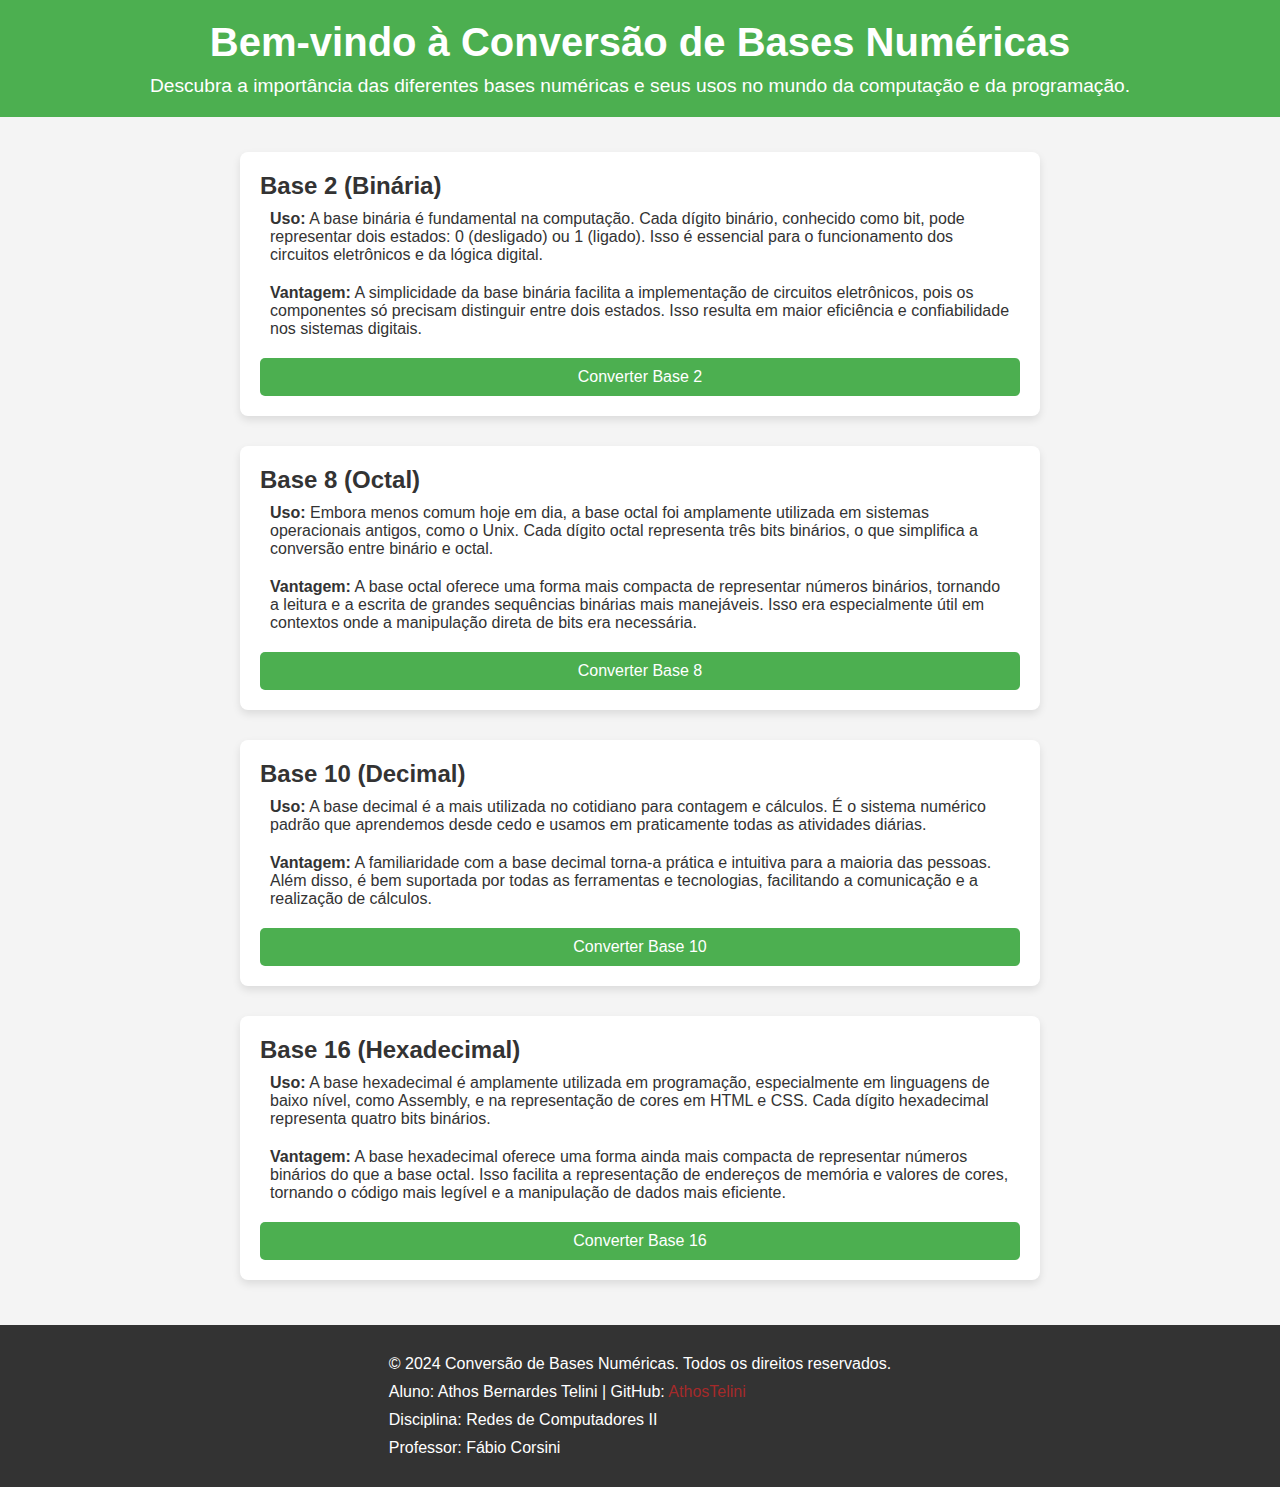
<file: Atv Conversão/index.html>
<!DOCTYPE html>
<html lang="pt-BR">
<head>
    <meta charset="UTF-8">
    <meta name="viewport" content="width=device-width, initial-scale=1.0">
    <title>Conversão de Bases Numéricas</title>
    <link rel="stylesheet" href="style.css">
</head>
<body>
    <header>
        <h1>Bem-vindo à Conversão de Bases Numéricas</h1>
        <p>Descubra a importância das diferentes bases numéricas e seus usos no mundo da computação e da programação.</p>
    </header>

    <section class="bases">
        <div class="base-card">
            <h2>Base 2 (Binária)</h2>
            <p><strong>Uso:</strong> A base binária é fundamental na computação. Cada dígito binário, conhecido como bit, pode representar dois estados: 0 (desligado) ou 1 (ligado). Isso é essencial para o funcionamento dos circuitos eletrônicos e da lógica digital.</p>
            <p><strong>Vantagem:</strong> A simplicidade da base binária facilita a implementação de circuitos eletrônicos, pois os componentes só precisam distinguir entre dois estados. Isso resulta em maior eficiência e confiabilidade nos sistemas digitais.</p>
            <a href="base2.html" class="btn">Converter Base 2</a>
        </div>

        <div class="base-card">
            <h2>Base 8 (Octal)</h2>
            <p><strong>Uso:</strong> Embora menos comum hoje em dia, a base octal foi amplamente utilizada em sistemas operacionais antigos, como o Unix. Cada dígito octal representa três bits binários, o que simplifica a conversão entre binário e octal.</p>
            <p><strong>Vantagem:</strong> A base octal oferece uma forma mais compacta de representar números binários, tornando a leitura e a escrita de grandes sequências binárias mais manejáveis. Isso era especialmente útil em contextos onde a manipulação direta de bits era necessária.</p>
            <a href="base8.html" class="btn">Converter Base 8</a>
        </div>
        
        <div class="base-card">
            <h2>Base 10 (Decimal)</h2>
            <p><strong>Uso:</strong> A base decimal é a mais utilizada no cotidiano para contagem e cálculos. É o sistema numérico padrão que aprendemos desde cedo e usamos em praticamente todas as atividades diárias.</p>
            <p><strong>Vantagem:</strong> A familiaridade com a base decimal torna-a prática e intuitiva para a maioria das pessoas. Além disso, é bem suportada por todas as ferramentas e tecnologias, facilitando a comunicação e a realização de cálculos.</p>
            <a href="base10.html" class="btn">Converter Base 10</a>
        </div>
        
        <div class="base-card">
            <h2>Base 16 (Hexadecimal)</h2>
            <p><strong>Uso:</strong> A base hexadecimal é amplamente utilizada em programação, especialmente em linguagens de baixo nível, como Assembly, e na representação de cores em HTML e CSS. Cada dígito hexadecimal representa quatro bits binários.</p>
            <p><strong>Vantagem:</strong> A base hexadecimal oferece uma forma ainda mais compacta de representar números binários do que a base octal. Isso facilita a representação de endereços de memória e valores de cores, tornando o código mais legível e a manipulação de dados mais eficiente.</p>
            <a href="base16.html" class="btn">Converter Base 16</a>
        </div>
    </section>

    <footer>
        <div class="footer-content">
            <p>© 2024 Conversão de Bases Numéricas. Todos os direitos reservados.</p>
            <p>Aluno: Athos Bernardes Telini | GitHub: <a href="https://github.com/AthosTelini" target="_blank">AthosTelini</a></p>
            <p>Disciplina: Redes de Computadores II</p>
            <p>Professor: Fábio Corsini</p>
        </div>
    </footer>
    
</body>
</html>
</file>
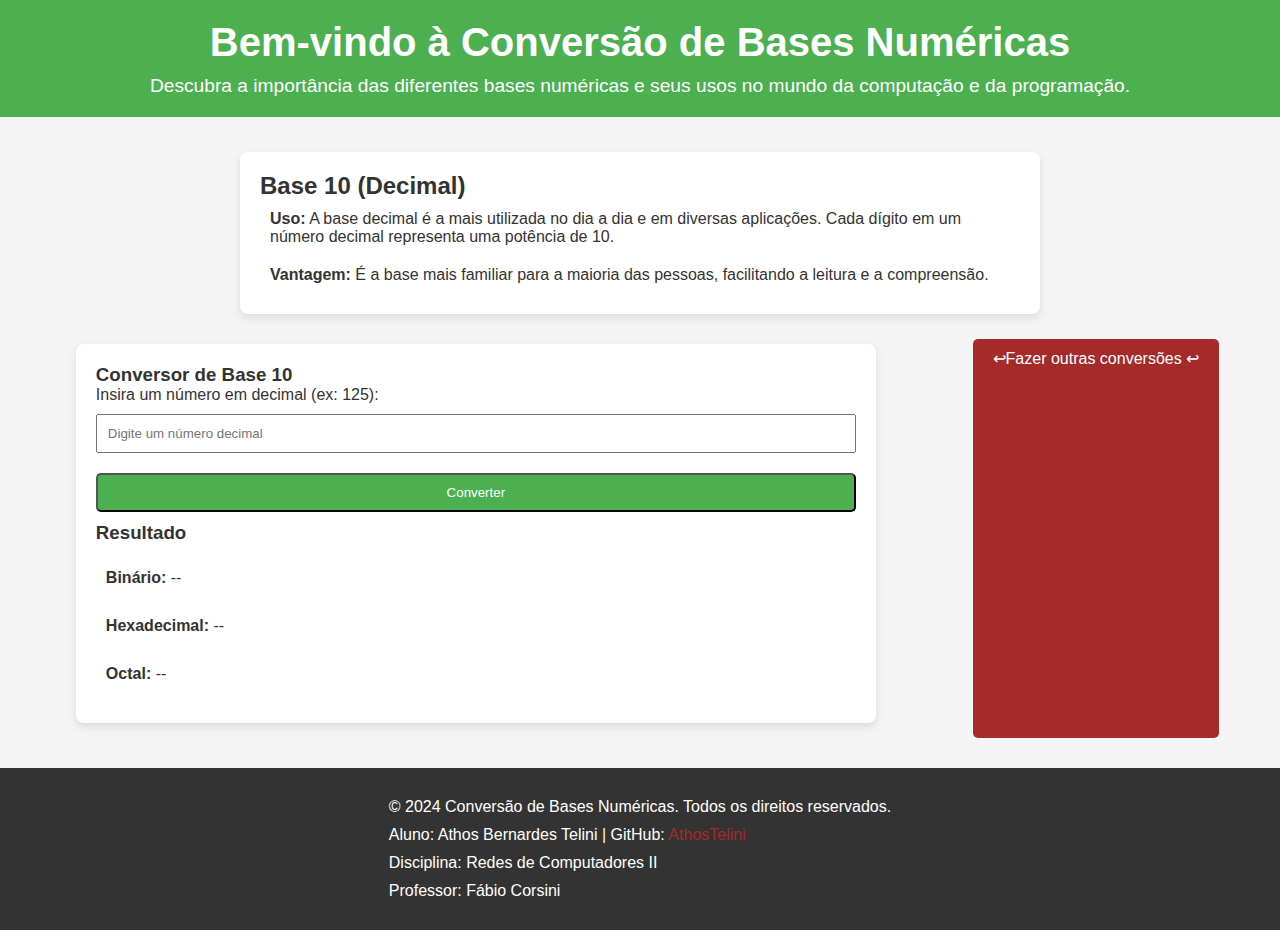
<file: Atv Conversão/base10.html>
<!DOCTYPE html>
<html lang="pt-BR">
<head>
    <meta charset="UTF-8">
    <meta name="viewport" content="width=device-width, initial-scale=1.0">
    <title>Conversão Base 10</title>
    <link rel="stylesheet" href="style.css">
</head>
<body>
    <header>
        <h1>Bem-vindo à Conversão de Bases Numéricas</h1>
        <p>Descubra a importância das diferentes bases numéricas e seus usos no mundo da computação e da programação.</p>
    </header>

    <section class="bases">
        <div class="base-card">
            <h2>Base 10 (Decimal)</h2>
            <p><strong>Uso:</strong> A base decimal é a mais utilizada no dia a dia e em diversas aplicações. Cada dígito em um número decimal representa uma potência de 10.</p>
            <p><strong>Vantagem:</strong> É a base mais familiar para a maioria das pessoas, facilitando a leitura e a compreensão.</p>
        </div>

        <div class="base-card">
            <h3>Conversor de Base 10</h3>
            <label for="decimal">Insira um número em decimal (ex: 125):</label>
            <input type="text" id="decimal" placeholder="Digite um número decimal" style="padding: 10px; width: 100%; margin: 10px 0;">
            <button class="btn">Converter</button>
            <div class="resultado">
                <h3>Resultado</h3>
                <p id="resultadoBinario"><strong>Binário:</strong> --</p>
                <p id="resultadoHexadecimal"><strong>Hexadecimal:</strong> --</p>
                <p id="resultadoOctal"><strong>Octal:</strong> --</p>
            </div>
        </div>
        <a href="index.html" class="btn" style="background-color: brown;">↩Fazer outras conversões ↩</a>
    </section>
    
    <script>
        document.querySelector("button.btn").addEventListener("click", converterDecimal);
        document.getElementById("decimal").addEventListener("keypress", function (event) {
            if (event.key === "Enter") {
                converterDecimal();
            }
        });

        function converterDecimal() {
            const decimalInput = document.getElementById("decimal").value;

        
            if (!/^\d+$/.test(decimalInput)) {
                alert("Por favor, insira um número decimal válido.");
                return;
            }

            
            const decimal = parseInt(decimalInput, 10);
            const binario = decimal.toString(2);
            const hexadecimal = decimal.toString(16).toUpperCase();
            const octal = decimal.toString(8);
            document.getElementById("resultadoBinario").innerHTML = `<strong>Binário:</strong> ${binario}`;
            document.getElementById("resultadoHexadecimal").innerHTML = `<strong>Hexadecimal:</strong> ${hexadecimal}`;
            document.getElementById("resultadoOctal").innerHTML = `<strong>Octal:</strong> ${octal}`;
        }
    </script>
       <footer>
        <div class="footer-content">
            <p>© 2024 Conversão de Bases Numéricas. Todos os direitos reservados.</p>
            <p>Aluno: Athos Bernardes Telini | GitHub: <a href="https://github.com/AthosTelini" target="_blank">AthosTelini</a></p>
            <p>Disciplina: Redes de Computadores II</p>
            <p>Professor: Fábio Corsini</p>
        </div>
    </footer>
</body>
</html>
</file>
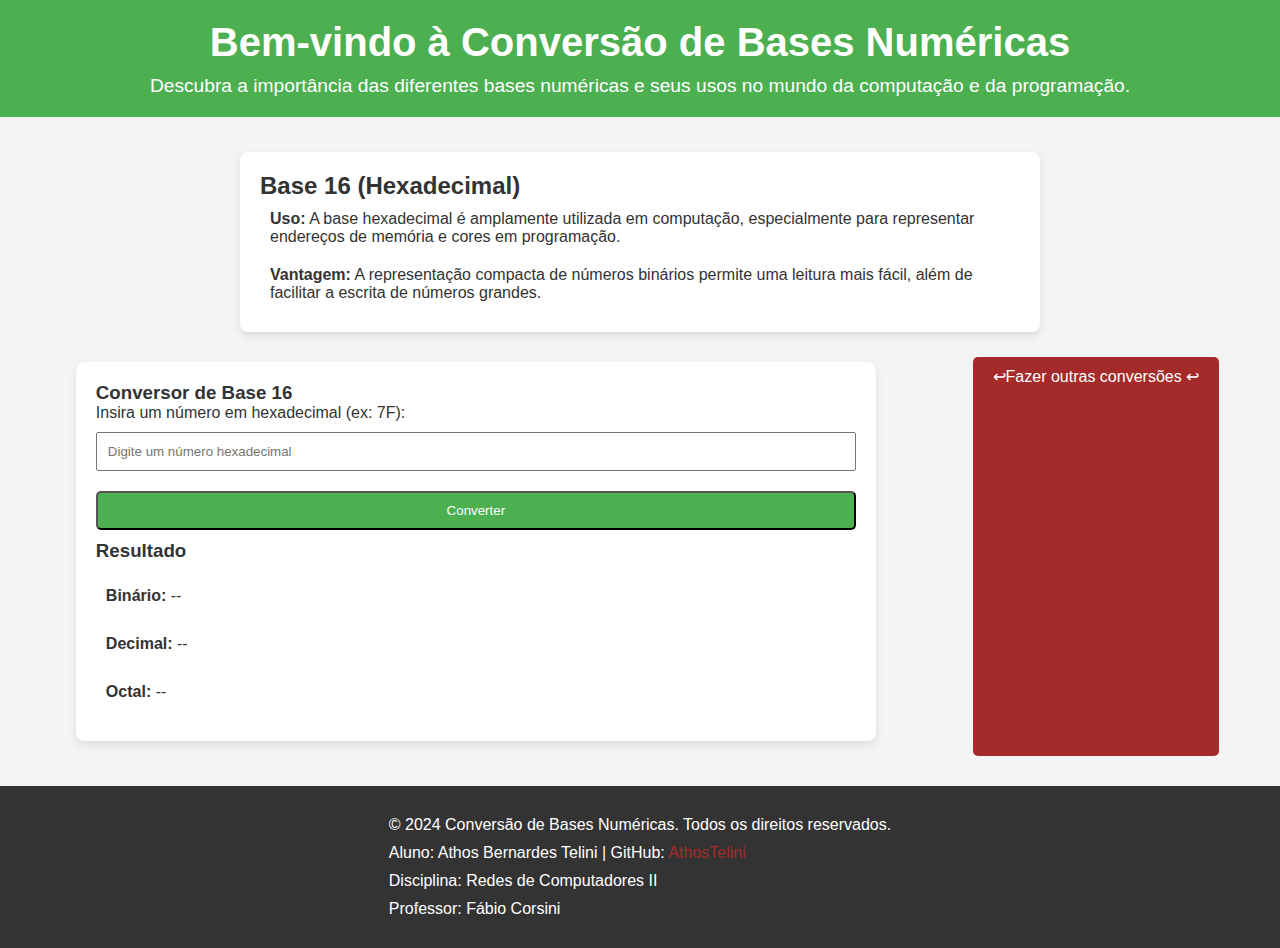
<file: Atv Conversão/base16.html>
<!DOCTYPE html>
<html lang="pt-BR">
<head>
    <meta charset="UTF-8">
    <meta name="viewport" content="width=device-width, initial-scale=1.0">
    <title>Conversão Base 16</title>
    <link rel="stylesheet" href="style.css">
</head>
<body>
    <header>
        <h1>Bem-vindo à Conversão de Bases Numéricas</h1>
        <p>Descubra a importância das diferentes bases numéricas e seus usos no mundo da computação e da programação.</p>
    </header>

    <section class="bases">
        <div class="base-card">
            <h2>Base 16 (Hexadecimal)</h2>
            <p><strong>Uso:</strong> A base hexadecimal é amplamente utilizada em computação, especialmente para representar endereços de memória e cores em programação.</p>
            <p><strong>Vantagem:</strong> A representação compacta de números binários permite uma leitura mais fácil, além de facilitar a escrita de números grandes.</p>
        </div>

        <div class="base-card">
            <h3>Conversor de Base 16</h3>
            <label for="hexadecimal">Insira um número em hexadecimal (ex: 7F):</label>
            <input type="text" id="hexadecimal" placeholder="Digite um número hexadecimal" style="padding: 10px; width: 100%; margin: 10px 0;">
            <button class="btn">Converter</button>
            <div class="resultado">
                <h3>Resultado</h3>
                <p id="resultadoBinario"><strong>Binário:</strong> --</p>
                <p id="resultadoDecimal"><strong>Decimal:</strong> --</p>
                <p id="resultadoOctal"><strong>Octal:</strong> --</p>
            </div>
        </div>
        <a href="index.html" class="btn" style="background-color: brown;">↩Fazer outras conversões ↩</a>
    </section>
    
    <script>
        document.querySelector("button.btn").addEventListener("click", converterHexadecimal);
        document.getElementById("hexadecimal").addEventListener("keypress", function (event) {
            if (event.key === "Enter") {
                converterHexadecimal();
            }
        });

        function converterHexadecimal() {
            const hexInput = document.getElementById("hexadecimal").value;

            if (!/^[0-9A-Fa-f]+$/.test(hexInput)) {
                alert("Por favor, insira um número hexadecimal válido.");
                return;
            }

         
            const decimal = parseInt(hexInput, 16);
            const binario = decimal.toString(2);
            const octal = decimal.toString(8);

            document.getElementById("resultadoBinario").innerHTML = `<strong>Binário:</strong> ${binario}`;
            document.getElementById("resultadoDecimal").innerHTML = `<strong>Decimal:</strong> ${decimal}`;
            document.getElementById("resultadoOctal").innerHTML = `<strong>Octal:</strong> ${octal}`;
        }
    </script>
       <footer>
        <div class="footer-content">
            <p>© 2024 Conversão de Bases Numéricas. Todos os direitos reservados.</p>
            <p>Aluno: Athos Bernardes Telini | GitHub: <a href="https://github.com/AthosTelini" target="_blank">AthosTelini</a></p>
            <p>Disciplina: Redes de Computadores II</p>
            <p>Professor: Fábio Corsini</p>
        </div>
    </footer>
</body>
</html>
</file>
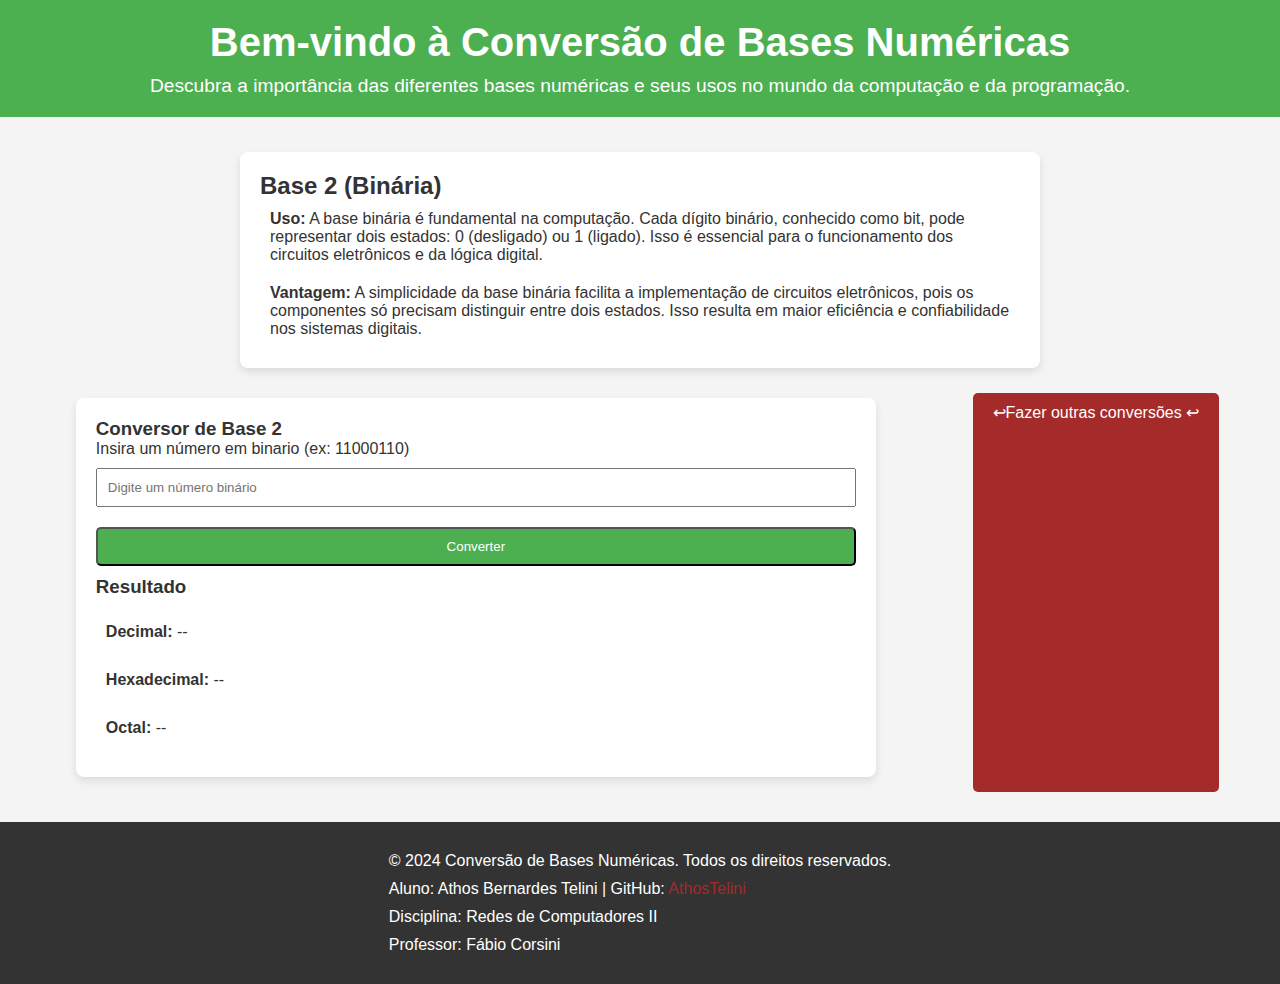
<file: Atv Conversão/base2.html>
<!DOCTYPE html>
<html lang="pt-BR">
<head>
    <meta charset="UTF-8">
    <meta name="viewport" content="width=device-width, initial-scale=1.0">
    <title>Conversão Base 2</title>
    <link rel="stylesheet" href="style.css">
</head>
<body>
    <header>
        <h1>Bem-vindo à Conversão de Bases Numéricas</h1>
        <p>Descubra a importância das diferentes bases numéricas e seus usos no mundo da computação e da programação.</p>
    </header>

    <section class="bases">
        <div class="base-card">
            <h2>Base 2 (Binária)</h2>
            <p><strong>Uso:</strong> A base binária é fundamental na computação. Cada dígito binário, conhecido como bit, pode representar dois estados: 0 (desligado) ou 1 (ligado). Isso é essencial para o funcionamento dos circuitos eletrônicos e da lógica digital.</p>
            <p><strong>Vantagem:</strong> A simplicidade da base binária facilita a implementação de circuitos eletrônicos, pois os componentes só precisam distinguir entre dois estados. Isso resulta em maior eficiência e confiabilidade nos sistemas digitais.</p>
            
        </div>

        <div class="base-card">
            <h3>Conversor de Base 2</h3>
            <label for="binario">Insira um número em binario (ex: 11000110)</label>
            <input type="text" id="binario" placeholder="Digite um número binário" style="padding: 10px; width: 100%; margin: 10px 0;">
            <button class="btn">Converter</button>
            <div class="resultado">
                <h3>Resultado</h3>
                <p id="resultadoDecimal"><strong>Decimal:</strong> --</p>
                <p id="resultadoHexadecimal"><strong>Hexadecimal:</strong> --</p>
                <p id="resultadoOctal"><strong>Octal:</strong> --</p>
            </div>
        </div>
        <a href="index.html" class="btn" style="background-color: brown;">↩Fazer outras conversões ↩</a>
    </section>
    
    <script>
        document.querySelector("button.btn").addEventListener("click", converterBinario);
        document.getElementById("binario").addEventListener("keypress", function (event) {
            if (event.key === "Enter") {
                converterBinario();
            }
        });

        function converterBinario() {
            const binarioInput = document.getElementById("binario").value;

            if (!/^[01]+$/.test(binarioInput)) {
                alert("Por favor, insira um número binário válido.");
                return;
            }

            const decimal = parseInt(binarioInput, 2);
            const hexadecimal = decimal.toString(16).toUpperCase();
            const octal = decimal.toString(8);

            document.getElementById("resultadoDecimal").innerHTML = `<strong>Decimal:</strong> ${decimal}`;
            document.getElementById("resultadoHexadecimal").innerHTML = `<strong>Hexadecimal:</strong> ${hexadecimal}`;
            document.getElementById("resultadoOctal").innerHTML = `<strong>Octal:</strong> ${octal}`;
        }
    </script>
       <footer>
        <div class="footer-content">
            <p>© 2024 Conversão de Bases Numéricas. Todos os direitos reservados.</p>
            <p>Aluno: Athos Bernardes Telini | GitHub: <a href="https://github.com/AthosTelini" target="_blank">AthosTelini</a></p>
            <p>Disciplina: Redes de Computadores II</p>
            <p>Professor: Fábio Corsini</p>
        </div>
    </footer>
</body>
</html>
</file>
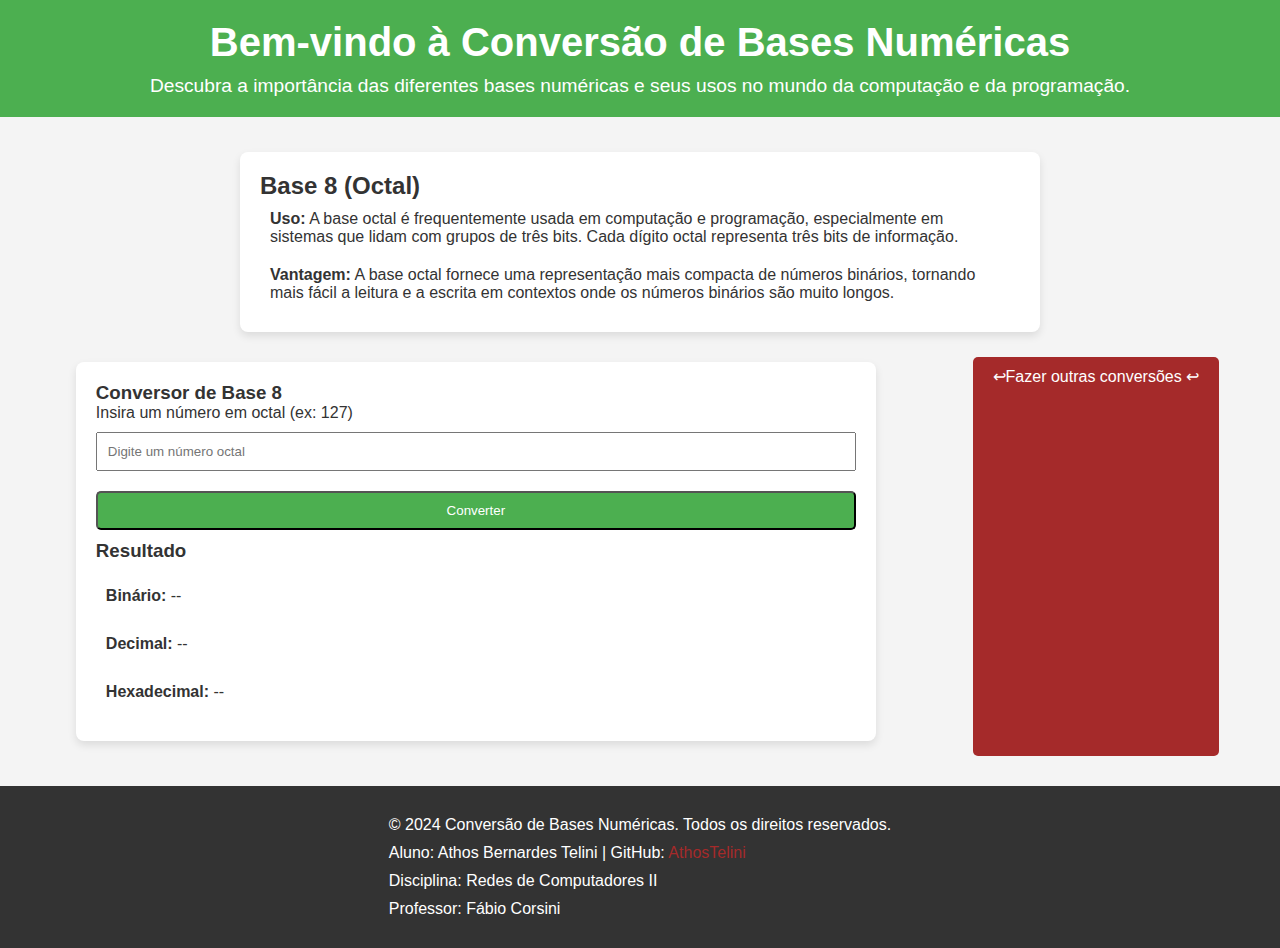
<file: Atv Conversão/base8.html>
<!DOCTYPE html>
<html lang="pt-BR">
<head>
    <meta charset="UTF-8">
    <meta name="viewport" content="width=device-width, initial-scale=1.0">
    <title>Conversão Base 8</title>
    <link rel="stylesheet" href="style.css">
</head>
<body>
    <header>
        <h1>Bem-vindo à Conversão de Bases Numéricas</h1>
        <p>Descubra a importância das diferentes bases numéricas e seus usos no mundo da computação e da programação.</p>
    </header>

    <section class="bases">
        <div class="base-card">
            <h2>Base 8 (Octal)</h2>
            <p><strong>Uso:</strong> A base octal é frequentemente usada em computação e programação, especialmente em sistemas que lidam com grupos de três bits. Cada dígito octal representa três bits de informação.</p>
            <p><strong>Vantagem:</strong> A base octal fornece uma representação mais compacta de números binários, tornando mais fácil a leitura e a escrita em contextos onde os números binários são muito longos.</p>
        </div>

        <div class="base-card">
            <h3>Conversor de Base 8</h3>
            <label for="octal">Insira um número em octal (ex: 127)</label>
            <input type="text" id="octal" placeholder="Digite um número octal" style="padding: 10px; width: 100%; margin: 10px 0;">
            <button class="btn">Converter</button>
            <div class="resultado">
                <h3>Resultado</h3>
                <p id="resultadoBinario"><strong>Binário:</strong> --</p>
                <p id="resultadoDecimal"><strong>Decimal:</strong> --</p>
                <p id="resultadoHexadecimal"><strong>Hexadecimal:</strong> --</p>
            </div>
        </div>
        <a href="index.html" class="btn" style="background-color: brown;">↩Fazer outras conversões ↩</a>
    </section>
    
    <script>
        document.querySelector("button.btn").addEventListener("click", converterOctal);
        document.getElementById("octal").addEventListener("keypress", function (event) {
            if (event.key === "Enter") {
                converterOctal();
            }
        });

        function converterOctal() {
            const octalInput = document.getElementById("octal").value;

           
            if (!/^[0-7]+$/.test(octalInput)) {
                alert("Por favor, insira um número octal válido.");
                return;
            }

            
            const decimal = parseInt(octalInput, 8);

            
            const binario = decimal.toString(2);

            
            const hexadecimal = decimal.toString(16).toUpperCase();

            
            document.getElementById("resultadoBinario").innerHTML = `<strong>Binário:</strong> ${binario}`;
            document.getElementById("resultadoDecimal").innerHTML = `<strong>Decimal:</strong> ${decimal}`;
            document.getElementById("resultadoHexadecimal").innerHTML = `<strong>Hexadecimal:</strong> ${hexadecimal}`;
        }
    </script>
       <footer>
        <div class="footer-content">
            <p>© 2024 Conversão de Bases Numéricas. Todos os direitos reservados.</p>
            <p>Aluno: Athos Bernardes Telini | GitHub: <a href="https://github.com/AthosTelini" target="_blank">AthosTelini</a></p>
            <p>Disciplina: Redes de Computadores II</p>
            <p>Professor: Fábio Corsini</p>
        </div>
    </footer>
</body>
</html>
</file>
<file: Atv Conversão/style.css>
* {
    margin: 0;
    padding: 0;
    box-sizing: border-box;
}

body {
    font-family: Arial, sans-serif;
    background-color: #f4f4f4;
    color: #333;
}

header {
    background-color: #4CAF50;
    color: white;
    text-align: center;
    padding: 20px 0;
}

header h1 {
    font-size: 2.5em;
}

header p {
    font-size: 1.2em;
    margin-top: 10px;
}

.bases {
    display: flex;
    justify-content: space-around;
    flex-wrap: wrap;
    margin: 20px;
}.base-card {
    background-color: white;
    border-radius: 8px;
    box-shadow: 0 4px 8px rgba(0, 0, 0, 0.1);
    padding: 20px;
    width: 800px;
    margin: 15px;
    transition: transform 0.3s;
    text-align: left;
    display: flex;
    flex-direction: column; 
}
.base-card p{
    padding: 10px;
}
.base-card .btn{
    text-align: center;
}

.base-card:hover {
    transform: scale(1.05);
}

.input-container {
    margin-bottom: 15px;  
}

.base-card input, .base-card button {
    width: 100%;
    margin-bottom: 10px; 
}

.base-card .resultado {
    text-align: left; 
}

.base-card .resultado h3 {
    padding-bottom: 15px;  
}

.base-card .resultado p {
    margin-bottom: 10px;  
}

.btn {
    display: inline-block;
    background-color: #4CAF50;
    color: white;
    padding: 10px 20px;
    margin-top: 10px;
    text-decoration: none;
    border-radius: 5px;
    transition: background-color 0.3s;
}

.btn:hover {
    background-color: #45a049;
}
footer {
    background-color: #333; 
    color: white; 
    text-align: center;
    padding: 20px; 
    width: 100%; 
    position: relative; 
    margin-top: 30px; 
}

.footer-content {
    display: inline-block; 
    text-align: left; 
}

footer p {
    margin: 10px 0;
}

footer a {
    color: brown; 
    text-decoration: none;
}

footer a:hover {
    text-decoration: underline;
}
</file>
